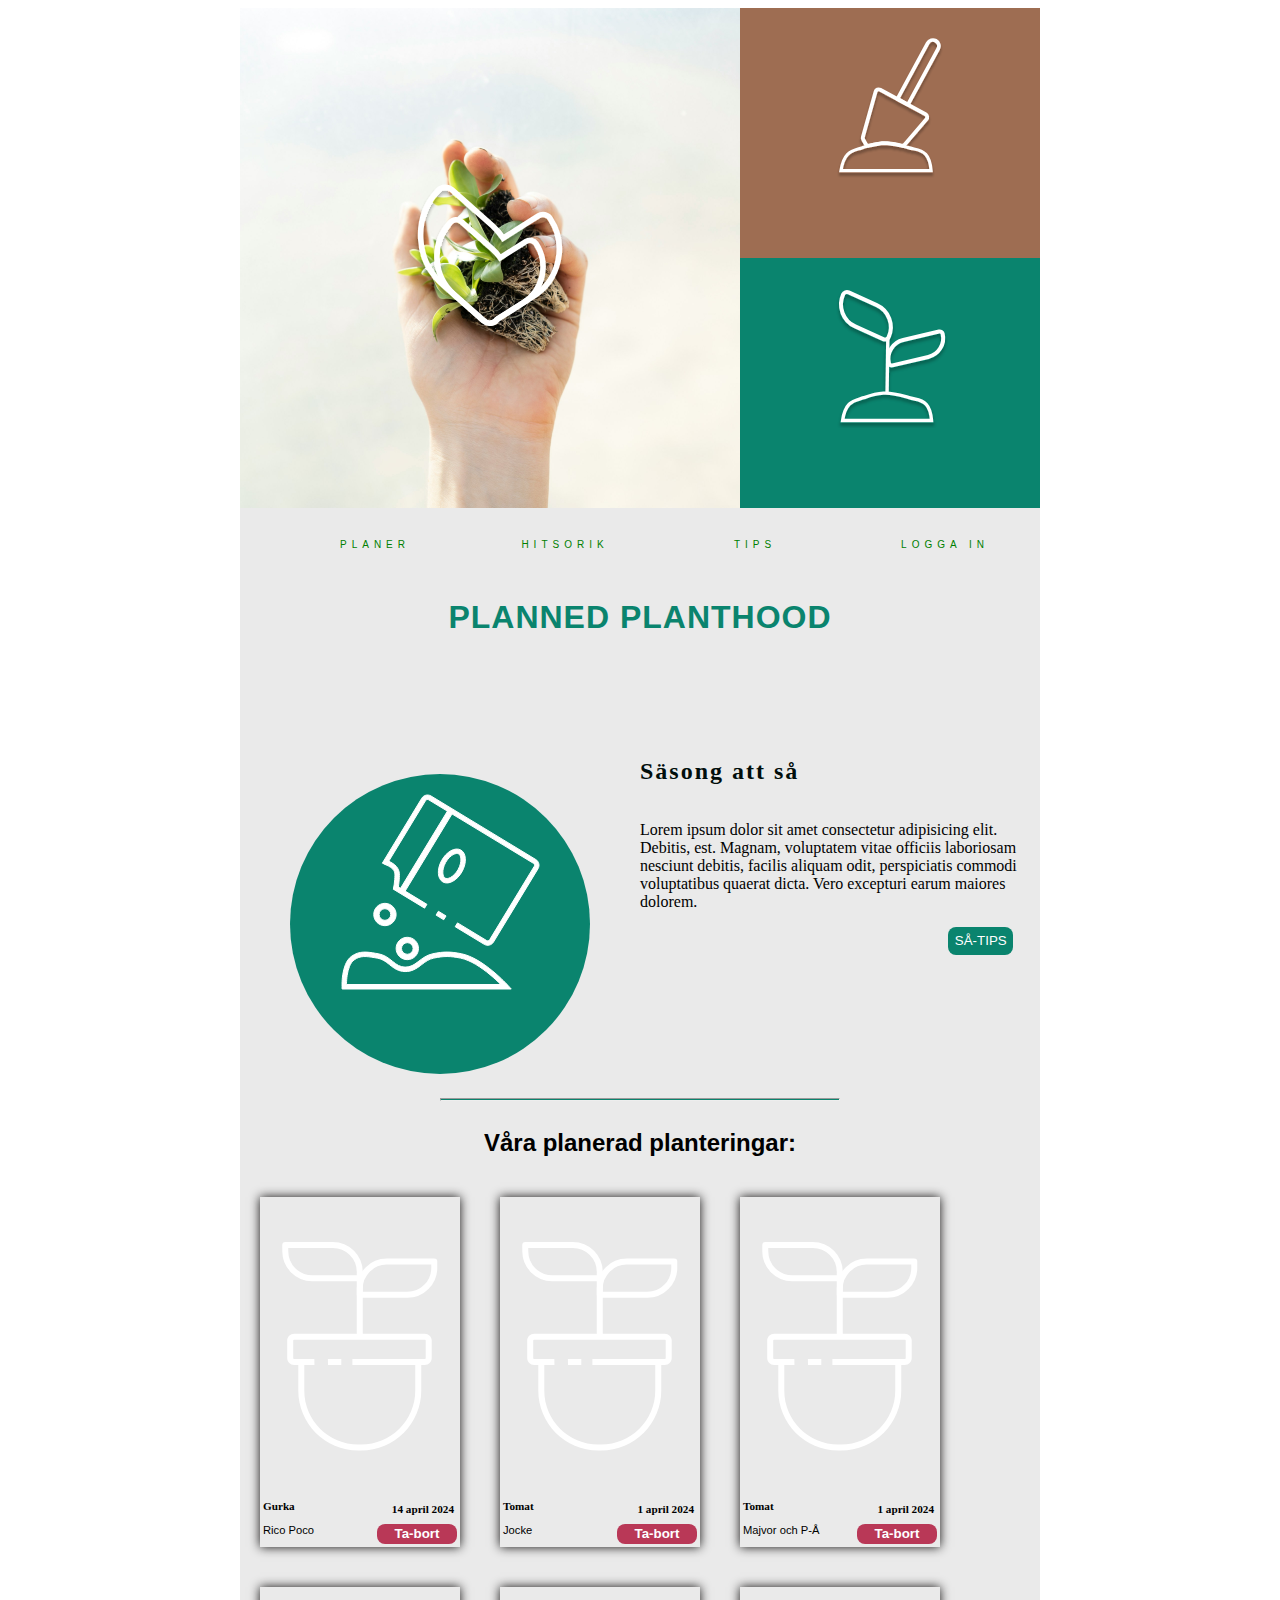
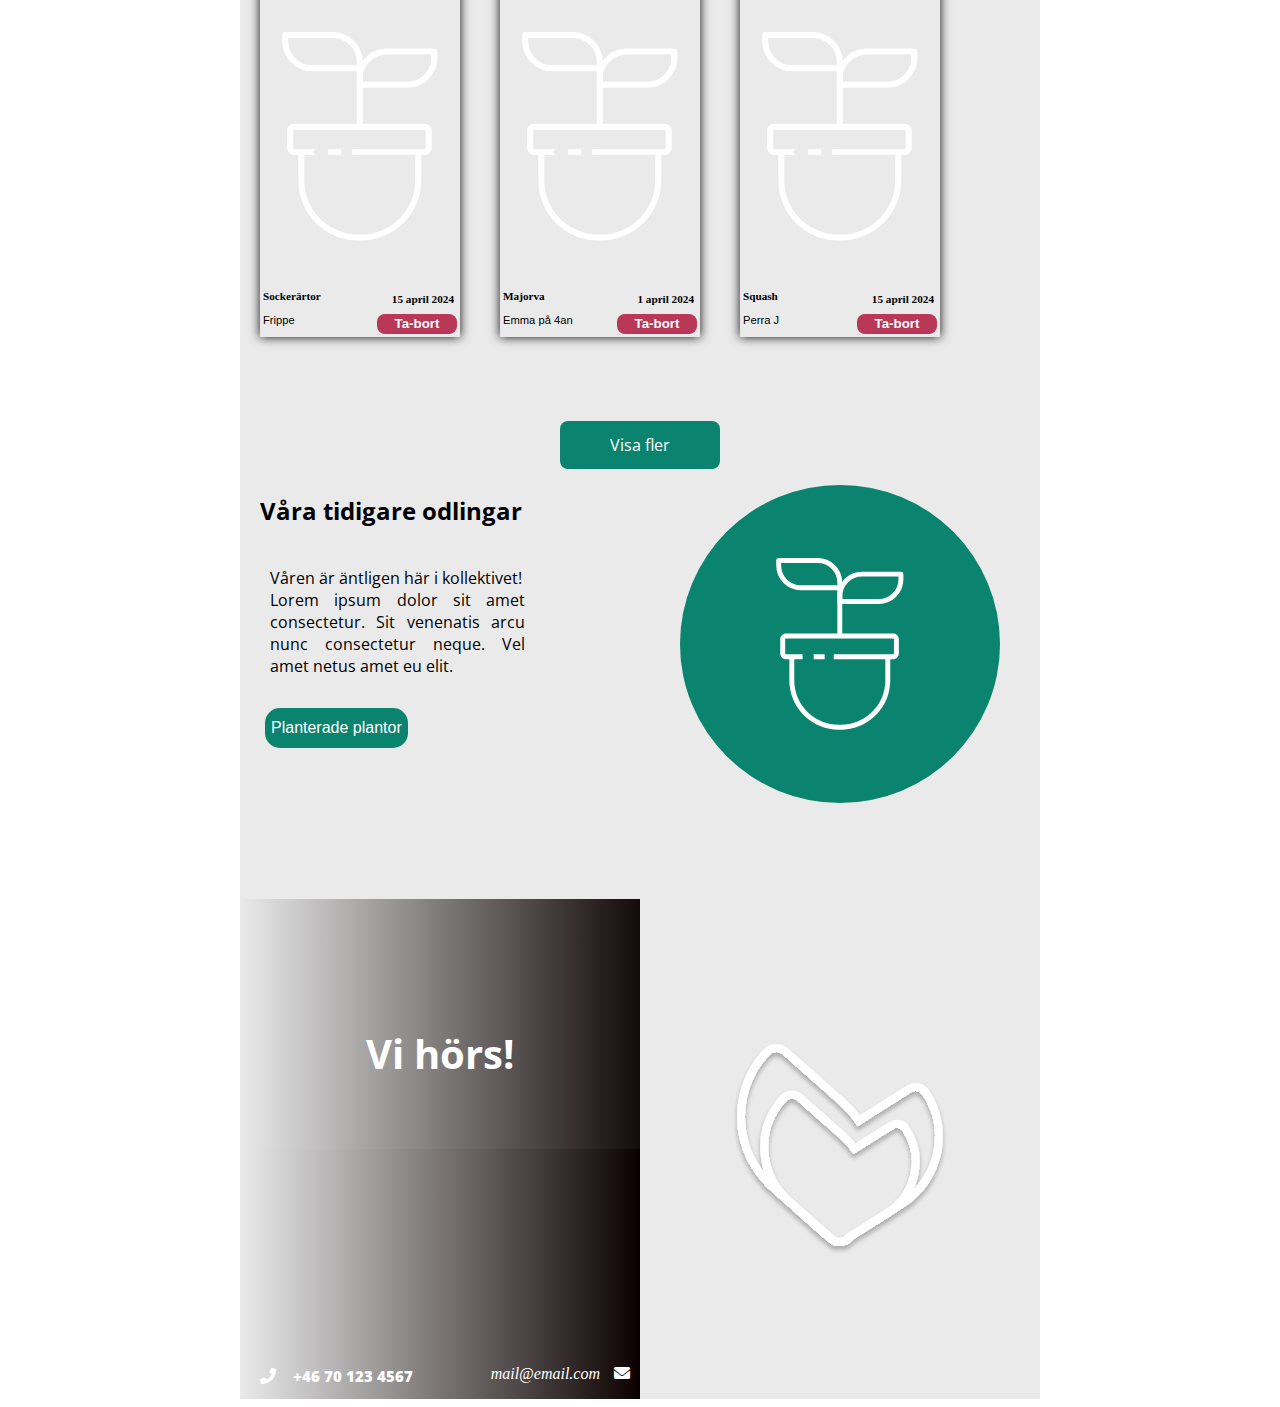
<file: index.html>
<!DOCTYPE html>
<html lang="en">

<head>
  <meta charset="UTF-8" />
  <meta name="viewport" content="width=device-width, initial-scale=1.0" />
  <link rel="stylesheet" href="https://fonts.googleapis.com/css?family=Tangerine">
  <link href="https://fonts.googleapis.com/css?family=Open+Sans:400,600,300" rel="stylesheet" type="text/css">
  <link rel="stylesheet" href="https://cdnjs.cloudflare.com/ajax/libs/font-awesome/6.0.0-beta3/css/all.min.css" />
  <title>Planned Planthood</title>
  <link rel="stylesheet" href="index.css" />
</head>

<body>
  <!--TODO: -->

  <!-- Betygskriterier -För att få godkänt ska du:

      Ha gjort hemsidan responsiv (d.v.s den ska funka både i desktop och mobilt läge).
      Använda dig av semantisk HTML.
      Använda CSS Grid och flexbox.
      Använda dig av dom bifogade bilderna.


      För att få Väl Godkänt ska du:

      Allt i godkänt
      Använda dig av BEM som namnstandard. Detta ska användas konsekvent över hela projektet, d.v.s. det är inte godkänt att enbart ha det på några få element för att nå Väl Godkänt.-->
  <div class="Wrapper">
    <header>
      <figure class="header-items">
        <img class="header-items phot-1" src="images/Plant_header.jpg" alt="Plant Header" />
        <img class="header-items logo--logo1" src="./assets/icons/Logo.svg" alt="Logo" />
      </figure>

      <figure class="header-items__item2">
        <img class="header-items__item2--img2" src="./assets/icons/dig.svg" alt="Dig Icon" />
      </figure>

      <figure class="header-items__item3">
        <img class="header-items__item3--img3" src="./assets/icons/seedling.svg" alt="Seedling Icon" />
      </figure>
    </header>

    <nav>
      <ul>
        <li><a href="#">PLANER</a></li>
        <li><a href="#">HITSORIK</a></li>
        <li><a href="#">TIPS</a></li>
        <li><a href="page2.html">LOGGA IN</a></li>
      </ul>
    </nav>

    <main>
      <section class="sec-1">
        <h1>PLANNED PLANTHOOD</h1>
      </section>

      <section class="sec-2">
        <figure class="sec-2__cirkel">
          <img class="sec-2__cirkel--icon" src="./assets/icons/Vectorseedpackage.svg" alt="Seed Package Icon" />
        </figure>
      </section>

      <section class="sec-3">
        <h2>Säsong att så</h2>
        <p>
          Lorem ipsum dolor sit amet consectetur adipisicing elit. Debitis, est. Magnam, voluptatem vitae officiis
          laboriosam nesciunt debitis, facilis aliquam odit, perspiciatis commodi voluptatibus quaerat dicta. Vero
          excepturi earum maiores dolorem.
        </p>
        <button class="sec-3__btn-tips"><span>SÅ-TIPS</span></button>
      </section>

      <section class="sec-4">
        <article class="sec-4__line">
          <hr />
        </article>

        <section class="sec-4__text">
          <h2>Våra planerad planteringar:</h2>
        </section>

        <section class="sec-5__container">
          <article class="card">
                              <figure class="card-image gurka-1">
                                <figcaption class="card-image icon_mid">
                                  <img src="assets/icons/Group 3 (1).svg" alt="Gurka Icon" />
                                </figcaption>
                              </figure>
                              <section class="image_infx">
                                <p class="corner title">Gurka</p>
                                <p class="corner date">14 april 2024</p>
                                <p class="corner mini-title">Rico Poco</p>
                                <button class="corner btn-tabort">Ta-bort</button>
                              </section>
          </article>

          <article class="card">
            <figure class="card-image tomat-1">
              <figcaption class="card-image icon_mid">
                <img src="assets/icons/Group 3 (1).svg" alt="Tomat Icon" />
              </figcaption>
            </figure>
            <section class="image_infx">
              <p class="corner title">Tomat</p>
              <p class="corner date">1 april 2024</p>
              <p class="corner mini-title">Jocke</p>
              <button class="corner btn-tabort">Ta-bort</button>
            </section>
          </article>

          <article class="card">
            <figure class="card-image tomater-1">
              <figcaption class="card-image icon_mid">
                <img src="assets/icons/Group 3 (1).svg" alt="Tomater Icon" />
              </figcaption>
            </figure>
            <section class="image_infx">
              <p class="corner title">Tomat</p>
              <p class="corner date">1 april 2024</p>
              <p class="corner mini-title">Majvor och P-Å</p>
              <button class="corner btn-tabort">Ta-bort</button>
            </section>
          </article>

          <article class="card">
            <figure class="card-image Sockerärtor">
              <figcaption class="card-image icon_mid">
                <img src="assets/icons/Group 3 (1).svg" alt="Sockerärtor Icon" />
              </figcaption>
            </figure>
            <section class="image_infx">
              <p class="corner title">Sockerärtor</p>
              <p class="corner date">15 april 2024</p>
              <p class="corner mini-title">Frippe</p>
              <button class="corner btn-tabort">Ta-bort</button>
            </section>
          </article>

          <article class="card">
            <figure class="card-image Majrova">
              <figcaption class="card-image icon_mid">
                <img src="assets/icons/Group 3 (1).svg" alt="Majrova Icon" />
              </figcaption>
            </figure>
            <section class="image_infx">
              <p class="corner title">Majorva</p>
              <p class="corner date">1 april 2024</p>
              <p class="corner mini-title">Emma på 4an</p>
              <button class="corner btn-tabort">Ta-bort</button>
            </section>
          </article>

          <article class="card">
            <figure class="card-image Squash">
              <figcaption class="card-image icon_mid">
                <img src="assets/icons/Group 3 (1).svg" alt="Squash Icon" />
              </figcaption>
            </figure>
            <section class="image_infx">
              <p class="corner title">Squash</p>
              <p class="corner date">15 april 2024</p>
              <p class="corner mini-title">Perra J</p>
              <button class="corner btn-tabort">Ta-bort</button>
            </section>
          </article>
        </section>

        <section class="fler">
          <button class="visa-fler">Visa fler</button>
        </section>

        <section class="Blomma_right">
          <section class="intro">
            <h2>Våra tidigare odlingar</h2>
            <p>Våren är äntligen här i kollektivet!<br>Lorem ipsum dolor sit amet consectetur. Sit venenatis arcu nunc
              consectetur neque. Vel amet netus amet eu elit.</p>
            <section class="btnx">
              <button class="BTN-4">Planterade plantor</button>
            </section>
          </section>

          <figure class="icon_x">
            <img class="icono" src="assets/icons/Group 3 (1).svg" alt="Icon" />
          </figure>
        </section>
      </section>
    </main>

    <footer class="footer">
      <section class="left-column-bottom">
        <section class="titre-1">
          <h1>Vi hörs!</h1>
        </section>
      </section>
      <section class="nav-bottom">
        <address class="phone">
          <i class="fas fa-phone-alt"><span>
              <p class="phone-number">+46 70 123 4567</p>
            </span></i>
        </address>

        <address class="email">
          <p class="email-text">mail@email.com <span><i class="fas fa-envelope"></i></span></p>
        </address>
      </section>

      <figure class="right-column-bottom">
        <img class="icon_mid-2" src="assets/icons/Logo.svg" alt="Logo" />
      </figure>
    </footer>
  </div>

</body>

</html>
</file>
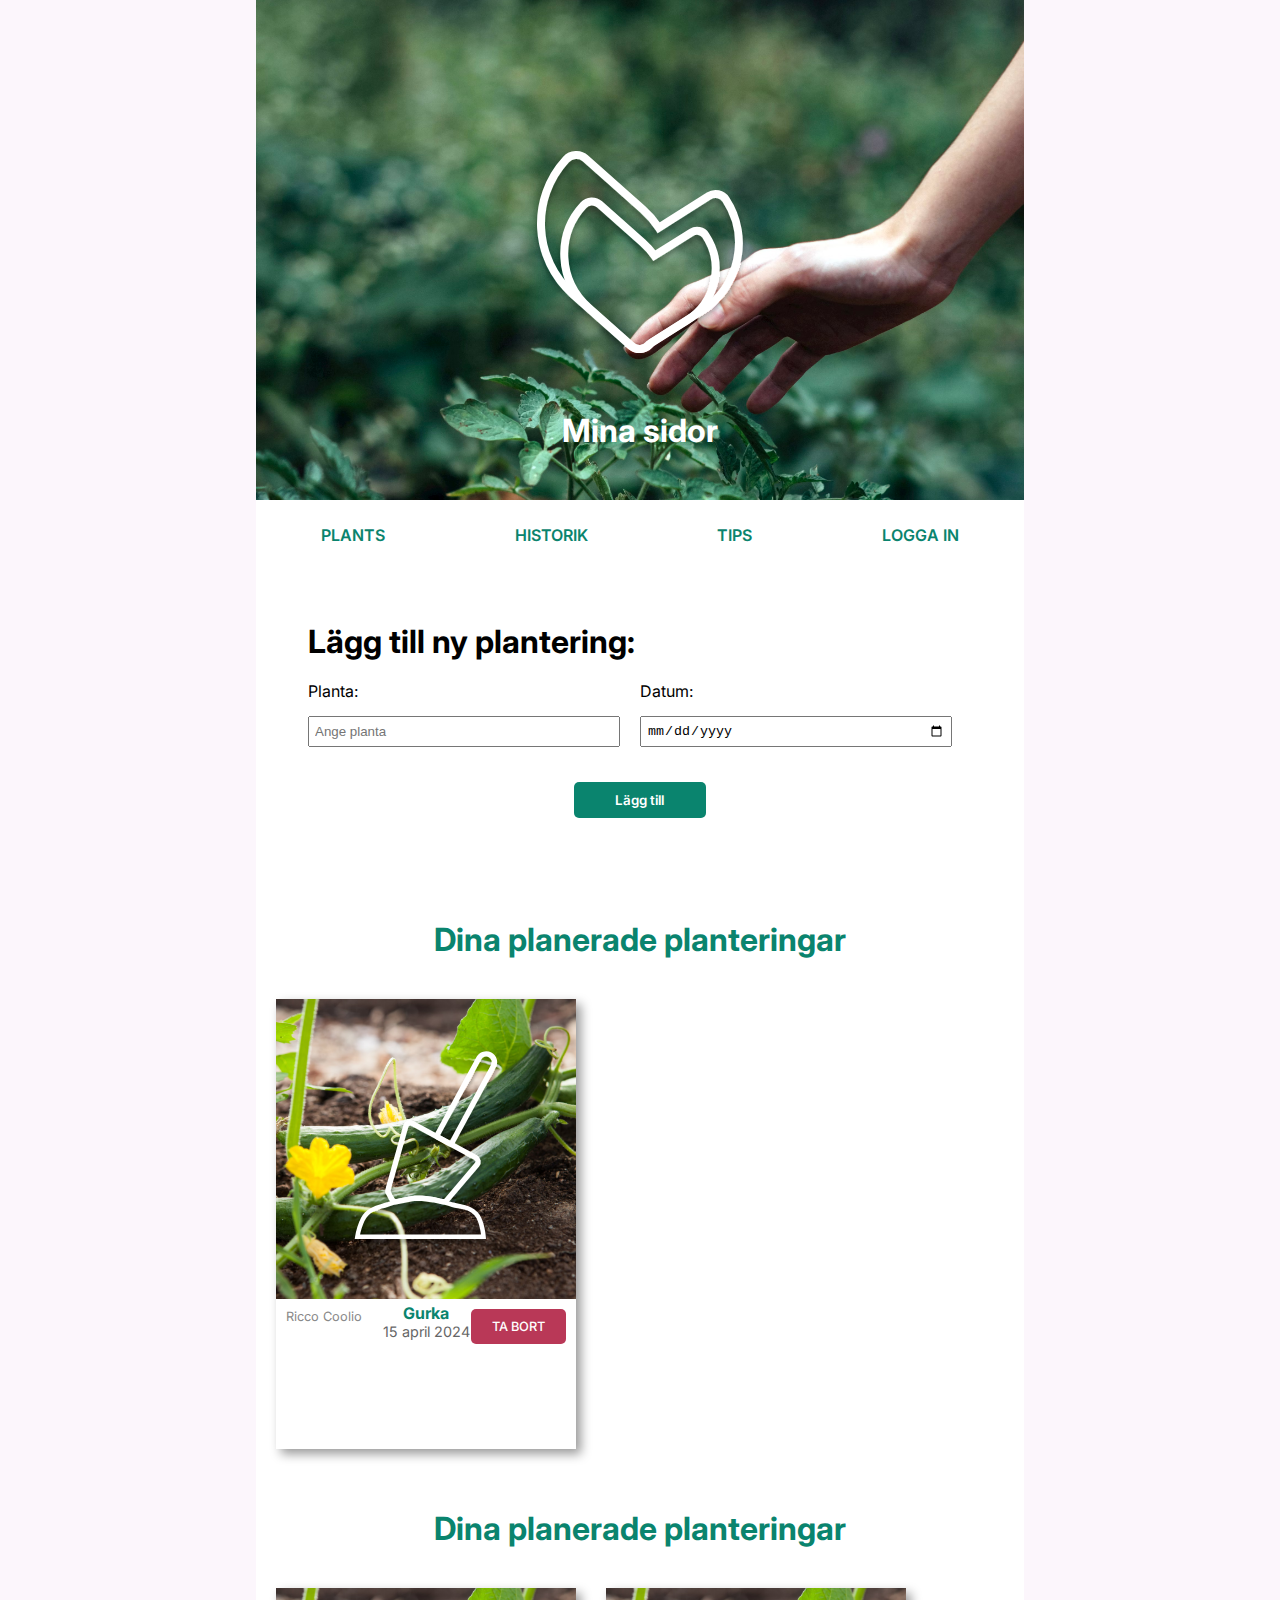
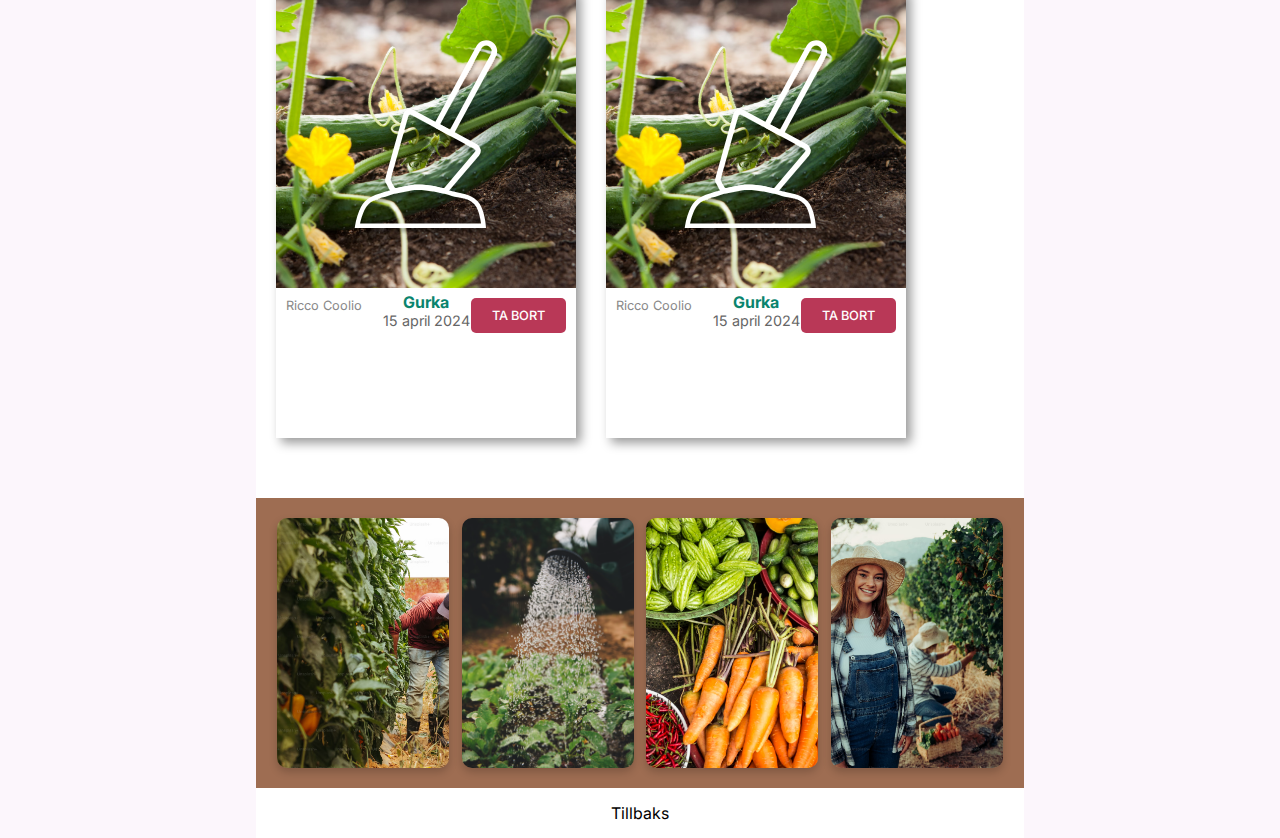
<file: page2.html>
<!DOCTYPE html>
<html lang="en">
<head>
    <meta charset="UTF-8">
    <meta name="viewport" content="width=device-width, initial-scale=1.0">
    
    <link rel="stylesheet" href="style.css">
    <link
    rel="stylesheet"
    href="https://cdnjs.cloudflare.com/ajax/libs/font-awesome/6.0.0-beta3/css/all.min.css"
  />
  <link rel="stylesheet" href="https://fonts.googleapis.com/css2?family=Material+Symbols+Outlined:opsz,wght,FILL,GRAD@24,400,0,0&icon_names=menu" />
    
    <title>Page-2</title>

</head>
<body>

    <body>
        <header>
          <figure class="header-img">
            <img src="assets/icons/Logo.svg" alt="Logo" />
            <h1>Mina sidor</h1>
          </figure>
          <a href="index.html" class="hamburger-icon">
            <i class="fas fa-bars"></i>
          </a>
        </header>
      
        <nav>
          <ul>
            <li><a href="#">PLANTS</a></li>
            <li><a href="#">HISTORIK</a></li>
            <li><a href="#">TIPS</a></li>
            <li><a href="index.html">LOGGA IN</a></li>
          </ul>
        </nav>
      
        <form action="">
          <h1>Lägg till ny plantering:</h1>
          <section class="form-row">
            <label for="name">Planta:</label>
            <label for="date" class="date-input-one">Datum:</label>
          </section>
          <section class="form-row">
            <input type="text" id="name" placeholder="Ange planta" />
            <label for="date" class="date-input-two">Datum:</label>
            <input type="date" id="date" />
          </section>
          <button type="submit">Lägg till</button>
        </form>
      
        <section class="plant-one one">
          <h1>Dina planerade planteringar</h1>
          <article class="card">
            <figure class="image-container">
              <img src="assets/images/gurka.avif" alt="Produktbild">
              <img src="assets/icons/dig.svg" alt="Logga" class="logo">
              <figcaption>
                <p class="product-name">Gurka</p>
                <p class="date">15 april 2024</p>
              </figcaption>
            </figure>
            <section class="additional-info">
              <p class="thin-name">Ricco Coolio</p>
              <button class="btn-remove">TA BORT</button>
              <i class="fa-regular fa-trash-can"></i>
            </section>
          </article>
        </section>
      
        <section class="plant-one two">
          <h1>Dina planerade planteringar</h1>
          <section class="card-container">
            <article class="card">
              <figure class="image-container">
                <img src="assets/images/gurka.avif" alt="Produktbild">
                <img src="assets/icons/dig.svg" alt="Logga" class="logo">
                <figcaption>
                  <p class="product-name">Gurka</p>
                  <p class="date">15 april 2024</p>
                </figcaption>
              </figure>
              <section class="additional-info">
                <p class="thin-name">Ricco Coolio</p>
                <button class="btn-remove">TA BORT</button>
                <i class="fa-regular fa-trash-can"></i>
              </section>
            </article>
      
            <article class="card">
              <figure class="image-container">
                <img src="assets/images/gurka.avif" alt="Produktbild">
                <img src="assets/icons/dig.svg" alt="Logga" class="logo">
                <figcaption>
                  <p class="product-name">Gurka</p>
                  <p class="date">15 april 2024</p>
                </figcaption>
              </figure>
              <section class="additional-info">
                <p class="thin-name">Ricco Coolio</p>
                <button class="btn-remove">TA BORT</button>
                <i class="fa-regular fa-trash-can"></i>
              </section>
            </article>
          </section>
        </section>
      
        <section class="section-gallery">
          <figure>
            <img src="assets/images/plockar.avif" alt="Plockar">
            <img src="assets/images/vattenkanna.avif" alt="Vattenkanna">
            <img src="assets/images/massagrönsaker.avif" alt="Massa Grönsaker">
            <img src="assets/images/tjejmedhatt.avif" alt="Tjej med Hatt">
          </figure>
        </section>
      
        <footer>
          <nav class="nav-bottom">
            <a href="#">Tillbaks</a>
          </nav>
        </footer>
      </body>
</html>
</file>
<file: index.css>
@import url('https://fonts.googleapis.com/css2?family=Inter:wght@400;600;700&display=swap');


* {
  box-sizing: border-box;
}

.Wrapper {
  margin: auto;
  width: 800px;
  background-color: rgba(0, 0, 0, 0.081);
  height: auto;
  display: grid;
  /*Ge hela dokumentet en grid form*/
  grid-template-columns: repeat(3, 1fr);
  /* 3 columns med 1 fraktion */
  grid-template-areas:
    /*Dela sidan i areas för att lättre göra den responsiv*/
    "header header header"
    /* HEADER (3 COL* -> ROWS BLIR AUTO */
    "nav nav nav"
    "content content content"
    "footer footer footer";
}

header {
  grid-area: header;
  background-color: rgb(155, 154, 137);
  display: grid;
  grid-template-columns: repeat(3, 1fr);
  gap: 0;
  grid-template-areas:
    "a a b"
    "a a c";
}

.header-items {
  grid-area: a;
  height: 500px;
  display: flex;
  align-items: center;
  justify-content: center;
  margin: 0;
  padding: 0;
 
}

.phot-1 {
  object-fit: cover;
  width: 100%;
  height: 100%;
}

.logo--logo1 {
  position: absolute;
  display: flex;
  justify-content: center;
  align-items: center;
  font-size: 2em;
  width: 150px;
 
 
}

.header-items__item2 {
  grid-area: b;
  background-color: #9e6d52;
  margin: 0;
}

.header-items__item2--img2 {
  padding: 30px;
  width: 300px;
  height: 200px;
}

.header-items__item3 {
  background-color: #0a846e;
  grid-area: c;
  margin: 0;
}

.header-items__item3--img3 {
  width: 300px;
  height: 200px;
  padding: 30px;
}

nav {
  grid-area: nav;
}

nav ul {
  display: grid;
  grid-template-columns: repeat(4, 1fr);
  justify-content: center;
  justify-items: center;
  list-style-type: none;
  /*ta bort punkterna*/
}

nav ul li {
  padding: 10px;
  gap: 1em;
}

nav ul li a {
  text-decoration: none;
  letter-spacing: 0.5em;
  font-family: Verdana, sans-serif;
  font-size: 10px;
  color: green;
}

main {
  grid-area: content;
  display: grid;
  grid-template-columns: repeat(4, 1fr);
  grid-template-areas:
    "a a a a "
    "b b c c "
    "b b c c"
    "d d d d"
    "Y Y Y Y";
}

.sec-1 {
  grid-area: a;
  text-align: center;
}

/**/

.sec-1 h1 {
  color: #0a846e;
  text-transform: capitalize;
  font-family: Arial, Helvetica, sans-serif;
  letter-spacing: 1px;
}

.sec-2 {
  grid-area: b;
  display: flex;
  align-items: center;
  justify-content: center;
  margin-top: 100px;
}

.sec-2__cirkel {
  background-color: #0a846e;
  border-radius: 50%;
  width:300px;
  height: 300px;
  text-align: center;
 
}

.sec-2__cirkel--icon {
  margin-top: 20px;
}

.sec-3 {
  grid-area: c;
  display: flex;
  flex-direction: column;
  align-items: center;
  align-content: center;
  min-height: 400px;
}

.sec-3 h2 {
  color: #010e0c;
  margin-top: 100px;
  font-family: Georgia, "Times New Roman", Times, serif;
  font-size: 1.5me;
  letter-spacing: 2px;
  align-self: flex-start;
}

.sec-3__btn-tips {
  align-self: flex-end;
  background-color: #0a846e;
  color: #fff;
  padding: 0.5em;
  border: none;
  margin-right: 2em;
  border-radius: 0.5rem;
}

.sec-4 {
  grid-area: d;
  display: grid;
  grid-template-columns: repeat(3, 1fr);
  grid-template-areas:
    "p p p"
    "s s s"
    "l l l"
    "V V V"
    "Z Z Z"
}

.sec-4__line {
  grid-area: p;
  height: 100%;

  >hr {
    width: 50%;
    height: 0.2em;
    background: #0a846e;
  }
}

.sec-4__text {
  grid-area: s;
  font-family: Arial, Helvetica, sans-serif;
  font-size: 1em;
  text-align: center;

}

.sec-5__container {
  grid-area: l;
  display: flex;
  flex-wrap: wrap;



}

.card {
  width: 200px;
  margin: 20px;
  box-shadow: 0 0 10px #100f0f;


}

.card-image {
  height: 300px;
  margin-bottom: 15px;
  background-size: cover;
  position: relative;
  display: flex;
  justify-content: center;
  align-items: center;
  padding: 0;
  margin: 0;
}

.gurka-1 {
  background-image: url("https://images.unsplash.com/photo-1518568403628-df55701ade9e?q=80&w=2940&auto=format&fit=crop&ixlib=rb-4.0.3&ixid=M3wxMjA3fDB8MHxwaG90by1wYWdlfHx8fGVufDB8fHx8fA%3D%3D");
}

.icon_mid {
  position: absolute;
  display: flex;
  justify-content: center;
  align-items: center;
  font-size: 2em;
  /* Adjust as needed */
  color: white;
  /* Adjust as needed */

}

.image_infx {
  display: flex;
  flex-wrap: wrap;

}

.corner {
  position: relative;
  margin: 3px;
}

.title {
  flex: 50%;
  font-weight: bold;

}

.mini-title {
  flex: 50%;
  font-family: 'Lato', sans-serif;
  position: relative;
}

.date {

  font-weight: bold;
  padding: 3px;
  text-align: left;


}

.image_infx p {
  font-size: 0.7rem;
}

.btn-tabort {
  text-align: center;
  margin: 3px;
  width: 80px;
  border-radius: 8px;
  height: 20px;
  border: none;
  font-weight: bold;
  background-color: rgba(185, 56, 87, 1);
  color: #fff;


}

.tomat-1 {

  background-image: url(" https://images.unsplash.com/photo-1596199050105-6d5d32222916?q=80&w=2639&auto=format&fit=crop&ixlib=rb-4.0.3&ixid=M3wxMjA3fDB8MHxwaG90by1wYWdlfHx8fGVufDB8fHx8fA%3D%3D");
}

.tomater-1 {

  background-image: url("https://images.unsplash.com/photo-1565698228480-eec300c9679b?q=80&w=2806&auto=format&fit=crop&ixlib=rb-4.0.3&ixid=M3wxMjA3fDB8MHxwaG90by1wYWdlfHx8fGVufDB8fHx8fA%3D%3D");
}

.fler {
  grid-area: V;
  display: grid;
  grid-template-columns: repeat(3, 1fr);
  grid-template-areas: "F F F";
  margin-top: 4em;
  justify-items: center;
}

.visa-fler {
  grid-area: F;
  height: 3em;
  width: 10em;
  border-radius: 8px;
  background-color: #0a846e;
  color: #fff;
  font-size: 1em;
  font-family: 'Open Sans';
  border: none;
}

.Sockerärtor {
  background-image: url("https://images.unsplash.com/photo-1687878269804-63e8b50e3ddc?q=80&w=2940&auto=format&fit=crop&ixlib=rb-4.0.3&ixid=M3wxMjA3fDB8MHxwaG90by1wYWdlfHx8fGVufDB8fHx8fA%3D%3D");
}

.Majrova {
  background-image: url("https://images.unsplash.com/photo-1555447740-03e40562af94?q=80&w=2787&auto=format&fit=crop&ixlib=rb-4.0.3&ixid=M3wxMjA3fDB8MHxwaG90by1wYWdlfHx8fGVufDB8fHx8fA%3D%3D");
}

.Squash {
  background-image: url("https://images.unsplash.com/photo-1627989230968-d0b8e2d1a398?q=80&w=2962&auto=format&fit=crop&ixlib=rb-4.0.3&ixid=M3wxMjA3fDB8MHxwaG90by1wYWdlfHx8fGVufDB8fHx8fA%3D%3D");
}

.Blomma_right {
  grid-area: Z;
  display: grid;
  grid-template-columns: repeat(2, 1fr);
  grid-template-areas:
    'xt  imgx'
    'bt5 imgx';
  height: 350px;
  font-family: 'Open Sans';
  
 

}

.intro {
  grid-area: xt;
  width: 300px;
}

.intro h2 {
  padding: 5px;
  font-family: 'Open Sans';
  margin-left: 15px;
}

.intro p {
  margin-left: 15px;
  padding: 15px;
  text-align: justify;
  
}

.btnx{
  display: flex;
  grid-area: bt5;
  justify-content: flex-start;
  
}

.btnx button {
  margin-left: 25px;
  border-radius: 15px;
  height: 40px;
  font-size: 1em;
  border: none;
  background-color: #0a846e;
  color: #fff;


}

.icon_x {
  grid-area: imgx;
  display: flex;
  background-color: #0a846e;
  border-radius: 50%;
align-items: center;
justify-content: center;
  width: 80%;
  
}

.icono {
width: 40%;
align-self: center;


}

.footer {
  grid-area: footer;
  height: 500px;
  margin-top: 5em;
  display: grid;
  grid-template-columns: repeat(2, 1fr);
  grid-template-areas: "w photo"
    "x-1 photo";
  background-image: url("https://images.unsplash.com/photo-1586281010691-f9da4be5b1f7?q=80&w=2787&auto=format&fit=crop&ixlib=rb-4.0.3&ixid=M3wxMjA3fDB8MHxwaG90by1wYWdlfHx8fGVufDB8fHx8fA%3D%3D");
  width: auto;
  height: auto;
  background-size: cover;
  background-repeat: no-repeat;
  background-position: center center;
  height: 500px;
}

.left-column-bottom {
  grid-area: w;
  display: flex;
  align-items: center;
  justify-content: center;
  color: #fff;
  background-image: linear-gradient(to right, rgba(12, 11, 11, 0), rgb(20, 11, 11));


}

.titre-1 {
  grid-area: tp;
  height: 50px;
  text-align: center;
  font-family: 'Open Sans';
  font-size: 20px;
}

.nav-bottom {
  grid-area: x-1;
  display: grid;
  grid-template-columns: repeat(2, 1fr);
  align-items: flex-end;
  background-image: linear-gradient(to right, rgba(0, 2, 0, 0), rgb(11, 0, 0));
}

.phone {
  padding-right: 10px;
  color: #fff;
}

.fa-phone-alt {
  margin-left: 20px;
}

.phone-number {
  display: inline-block;
  font-size: 15px;
  font-family: 'Open Sans';
  margin-left: 13px;
  color: #fff;
}

.email {
  text-align: right;
  padding-right: 10px;
  color: #fff;
}

.fa-envelope {
  padding-left: 10px;
}


.right-column-bottom {
  grid-area: photo;
  width: auto;
  display: flex;
  width: auto;
  flex-direction: column;
  align-items: center;
  justify-content: center;

}

@media screen and (max-width: 700px){

  .Wrapper {
    width: 100%;
    grid-template-columns: 1fr;
    grid-template-areas:
        "header"
        "nav"
        "content"
        "footer";
}
header {
  grid-template-columns: 1fr;
  grid-template-rows: auto;
  grid-template-areas:
      "a a"
      "b c"
    
}
.logo--logo1{
  width: 120px;
  position: absolute;
}
nav ul {
  grid-template-columns: 1fr;
}



main {
  grid-template-columns: 1fr;
  grid-template-areas:
      "a a"
      "b b"
      "c c"
      "d d";
}

.sec-4 {
  grid-template-columns: 1fr;
  grid-template-areas:
      "p p"
      "s p"
      "l l";
}

.sec-5 {
  grid-template-columns: 1fr;

  grid-template-areas:
      "IMG1 IMG1"
      "TXT1 TXT1"
      "IMG2 IMG2"
      "TXT2 TXT2"
      "IMG3 IMG3"
      "TXT3 TXT3";
}
.Blomma_right {
  grid-template-columns: 1fr ;
  grid-template-areas:
    'xt'
    'bt5'
    'imgx'; 
}

.intro {
  width: 100%;
}

.btnx {
  justify-content: center;
  margin-bottom: 100px;
}

.icon_x {
  display: flex;
  width: 300px; /* Adjust size for smaller screens if needed */
  height: 250px; /* Adjust size for smaller screens if needed */
  margin: 0 auto; /* Center horizontally */
  align-items: center;
  justify-content: center;
  

 
}
.icono{

  width: 80px;
  position: absolute;


}



.footer {
  margin-top: 300px;
  grid-template-columns: 1fr;
  grid-template-areas: 
  "photo"
    "w"
    "x-1";
  
}

.nav-bottom {
  grid-template-columns: 1fr;
}

}
</file>
<file: style.css>
@import url('https://fonts.googleapis.com/css2?family=Inter:wght@400;600;700&display=swap');

/* Google icons */

/*Jag förstår grid nu --> gör hela sidan med flex ?
TODO

-mobile 400px
-mer flex 
THE PLAN? 
-be better at BEM?
*/

* {
    margin: 0;
    padding: 0;
    box-sizing: border-box; /* bred meme avec le padding */
}

body {
    width: 60vw; 
    background-color: #fcf6fc;
    margin: 0 auto;
    font-family: 'Inter', sans-serif;
    color: #0a846e;
}

button {
    padding: 10px 20px;
    border: none;
    border-radius: 5px;
    background-color: #0a846e;
    color: white;
    font-family: 'Inter', sans-serif;
    font-weight: 600;
    transition: background-color 0.3s ease;
}


/* nav */
nav {
    display: flex;
    justify-content: center;
    width: 100%; /* Bien avec 100% */
    height: 70px;
    background-color: white;
}

ul {
    display: flex;
    justify-content: space-around;
    align-items: center;
    list-style: none;
    width: 100%; 
    padding: 0;
    margin: 0;
}
  
li a {
    text-decoration: none;
    color: #0a846e;
    font-family: 'Inter', sans-serif;
    font-weight: 600;
    padding: 10px 15px;
    border-radius: 5px;
    transition: background-color 0.3s ease;
}
  
li a:hover {
    background-color: lightgray; 
    color: darkgreen;
}

/* header */
header{ /*Bara manipulera headers section*/
    width: 100%;
    height: 500px;
}

.hamburger-icon {
    display: none;
}

.header-img {
    display: flex;
    justify-content: center;
    align-items: center;
    flex-direction: column;
    
    background-image: url('./assets/images/handsidan.avif');
    background-size: cover;
    background-position: center;
    background-repeat: no-repeat;
    min-height: 600px;
}

.header-img > h1 {
    margin-top: 50px;
    color: white;
}

/* Form */
form {
    display: flex;
    flex-direction: column;
    margin: 0 auto; 
    background-color: white;
    padding: 52px;
    color: black;
 
h1 {
    text-align: left; 
    margin-bottom: 20px;
}

.form-row {
    display: flex;
    justify-content: space-between; /*Besoins d'un éspace*/
    margin-bottom: 15px;
}

label {
    flex: 1; 
    margin-right: 20px; 
    text-align: left; 
}

input {
    flex: 1; 
    padding: 5px;
    margin-right: 20px; 

}

button {
    align-self: center; 
    padding: 10px 20px;
    width: 20%;
    background-color: #0a846e;
    color: white;
    border: none;
    border-radius: 5px;
    cursor: pointer;
    margin-top: 20px;
    margin-bottom: 50px;
}

button:hover {
    background-color: #006400;
}

}

.date-input-two {
    display: none !important;
}

/* Första sektionen */
.plant-one.one {
    background-color: white;
    display: flex;
    flex-direction: column;
}

.plant-one.one > h1 {
    text-align: center; 
    margin-bottom: 20px;
}

/* Andra sektionen */
.plant-one.two {
    background-color: white;
    display: flex;
    flex-direction: column;
}

.plant-one.two > h1 {
    text-align: center; 
    margin-bottom: 20px;
}

.plant-one.two .card-container {
    display: flex;
    gap: 10px; 
    justify-content: flex-start; 
    flex-wrap: wrap;
}

.card {
    width: 300px;
    height: 450px;
    overflow: hidden;
    box-shadow: 5px 5px 10px rgba(0, 0, 0, 0.4);
    text-align: center;
    margin: 20px 0 60px 20px;
    /* margin-bottom: 20px; */
}

.image-container {
    position: relative;
    width: 100%;
    height: 300px;
}

.image-container img:first-child {
    width: 100%;
    height: 100%;
    object-fit: cover;
}

.logo {
    position: absolute;
    top: 50%;
    left: 50%;
    transform: translate(-50%, -50%);
    width: 150px;
    height: auto;
}

.product-info {
    display: flex;
    justify-content: space-between;
    align-items: center;
    padding: 10px;
    margin-top: 10px;
}

.product-name {
    font-weight: bold;
}

.date {
    font-size: 0.9em;
    color: #666;
}

.additional-info {
    display: flex;
    justify-content: space-between;
    margin-bottom: 20px;
    padding: 10px;
}

.thin-name {
    font-size: 0.8em;
    color: #888;
}

.btn-remove {
    width: 95px;
    height: 35px;
    font-size: 0.8rem;
    font-weight: 500;
    background-color: #B93857;
}

.fa-trash-can {
    display: none !important;

}


/* La gallery */
.section-gallery {
    width: 100%; /* Täck hela bredden */
    display: flex;
    justify-content: space-around; /* Jämnt mellanrum mellan bilderna */
    background-color: #9E6D52; 
    padding: 20px;
    box-sizing: border-box; 
}

.section-gallery figure {
    display: flex;
    justify-content: space-around;
    align-items: center;
    width: 100%;
    margin: 0; 
    padding: 0;
    gap: 10px; 
    flex-wrap: wrap; /* bien responsive avec wrap et devien moins avec les telefone */
}

.section-gallery img {
    height: 250px; 
    width: calc(25% - 10px); /* ca ne marche pas avec media queries
     Gör bilderna lika stora och lämnar plats för mellanrum */
    max-width: 100%; /* Hindrar bilderna från att bli för breda */
    object-fit: cover; /* Bevara proportionerna och fyll containern */
    border-radius: 10px; 
    box-shadow: 0 4px 8px rgba(0, 0, 0, 0.2); 
}

.section-gallery img:last-child {
    margin-right: 0; /* Tar bort margin från sista bilden */
}

/* footer */

.nav-bottom {
    width: 100%;
    height: 50px;
    background-color: #ffffff;
    display: flex;
    justify-content: center;
    align-items: center;
    position: relative;
    bottom: 0;
}

.nav-bottom > a {
    color: black;
    text-decoration: none;
}

/* minska elementen i mobilläge */
@media (max-width: 400px) {

    body {
        width: 100vw; /* view width and view heigh- Jesper pratade om det */
        margin: 0; 
        padding: 0;
    }

    /* nav */
    nav {
        display: none;
    }

    /* Header */
    .hamburger-icon {
        display: inline-block !important;
        font-size: 2rem;
        cursor: pointer;
        position: absolute; 
        top: 20px; 
        right: 20px; 
        z-index: 10; 
        color: rgb(255, 255, 255);
    }

 
    form {
        padding: 20px; 
        width: 100%; 
    }

    h1 {
        text-align: center; 
    }

    .form-row {
        display: flex;
        flex-direction: column; 
        align-items: stretch; 
        margin-bottom: 20px;
    }

    label, input {
        width: 100%; 
        margin-right: 0; 
        text-align: left; 
    }

    input {
        padding: 10px; 
        margin-bottom: 15px; 
    }

    button {
        width: 100%;
        font-size: 0.7rem;
    }

    .date-input-one {
        display: none !important;
    }

    .date-input-two {
        padding-bottom: 10px;
        display:inline-block !important;
    }

    /* grid */
    .card {
        margin: 0 0 60px 20px;

    }

    /* section gallery */
    .section-gallery {
        display: grid; 
        grid-template-columns: repeat(2, 1fr); 
        gap: 10px; 
    }

    .section-gallery figure {
        display: contents; /* För att undvika att figure påverkar grid-layouten */
    }

    .section-gallery img {
        width: 100%;
        height: auto; 
        aspect-ratio: 4/2; /* bredare bilder  */
    }

    .fa-trash-can {
        color: red;
        /* width: 95px;
        height: 35px; */
        font-size: 0.8rem;
        font-weight: 500;
        display:inline-block !important;
    }

    .btn-remove {
        display: none;
    }

    .nav-bottom {
        display: flex !important;
    }

    .nav-bottom > a {
        font-size: 0.8rem;
    }

}
</file>
